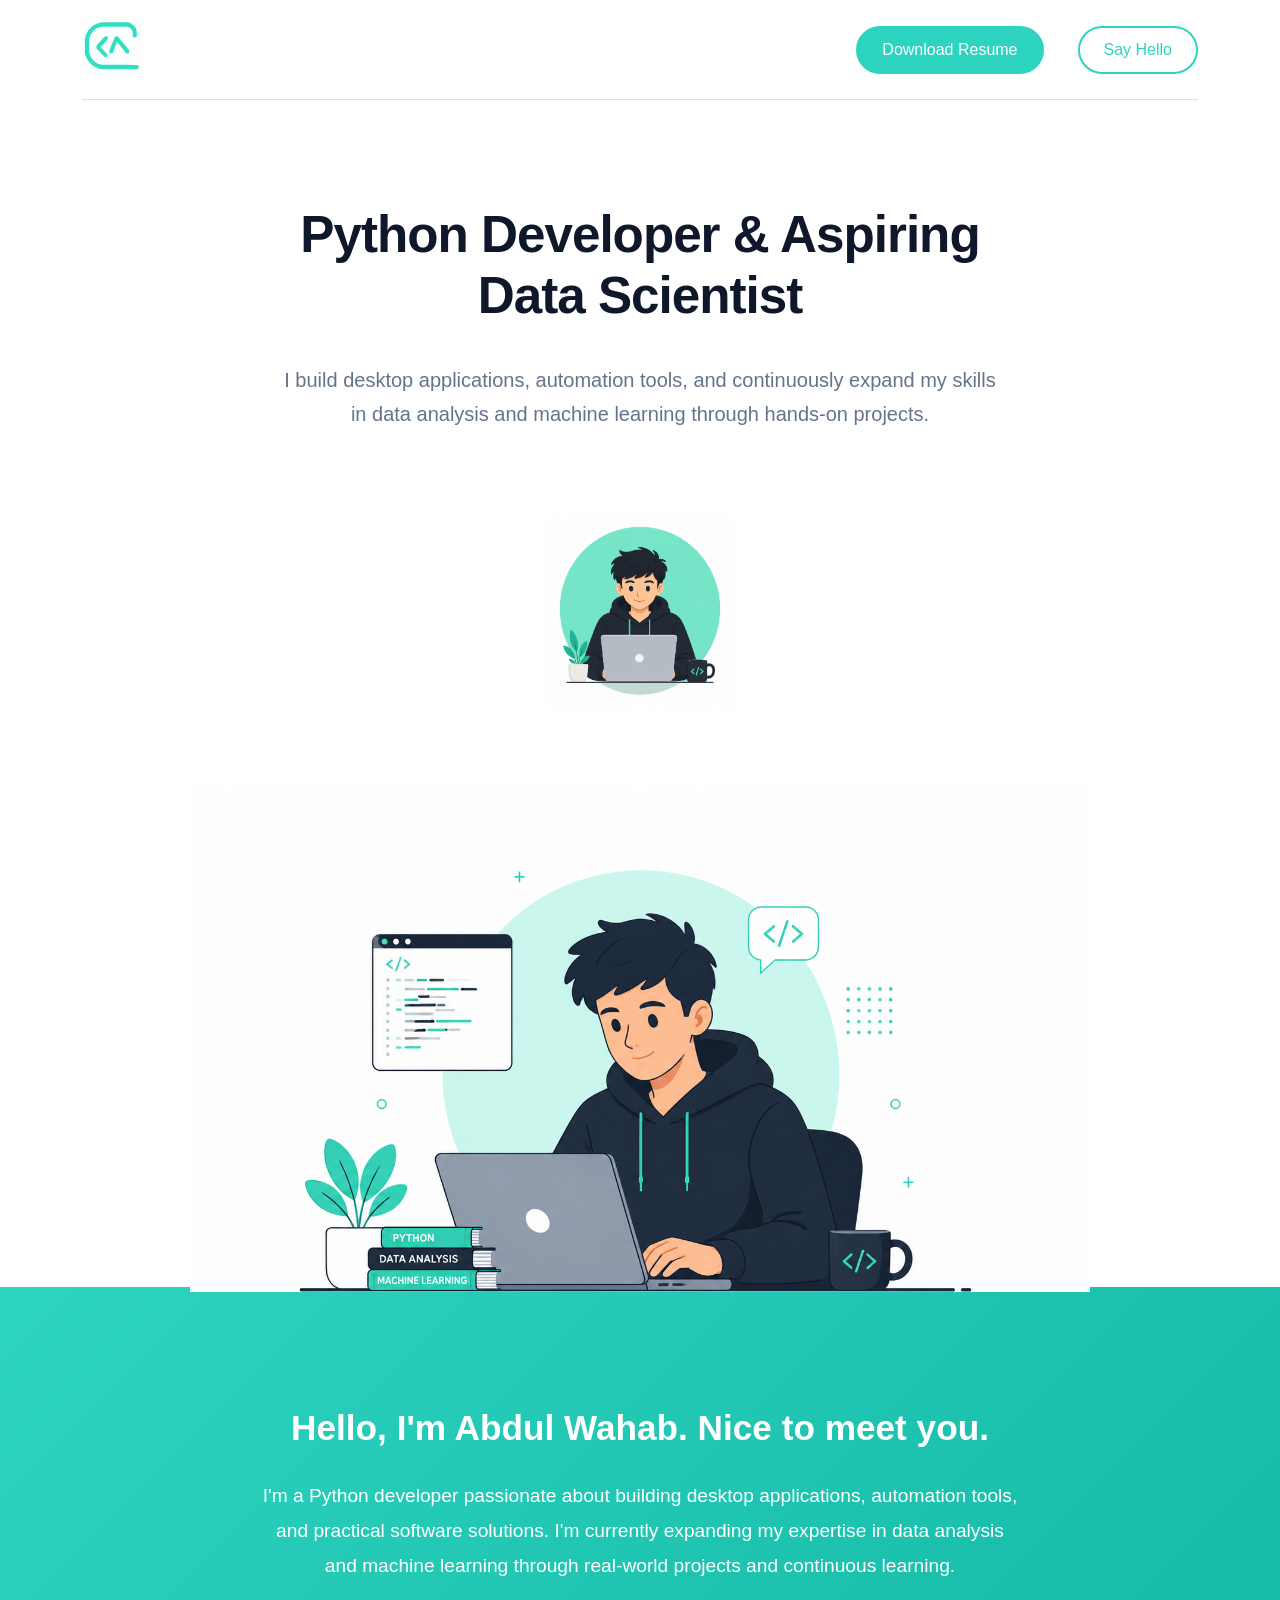
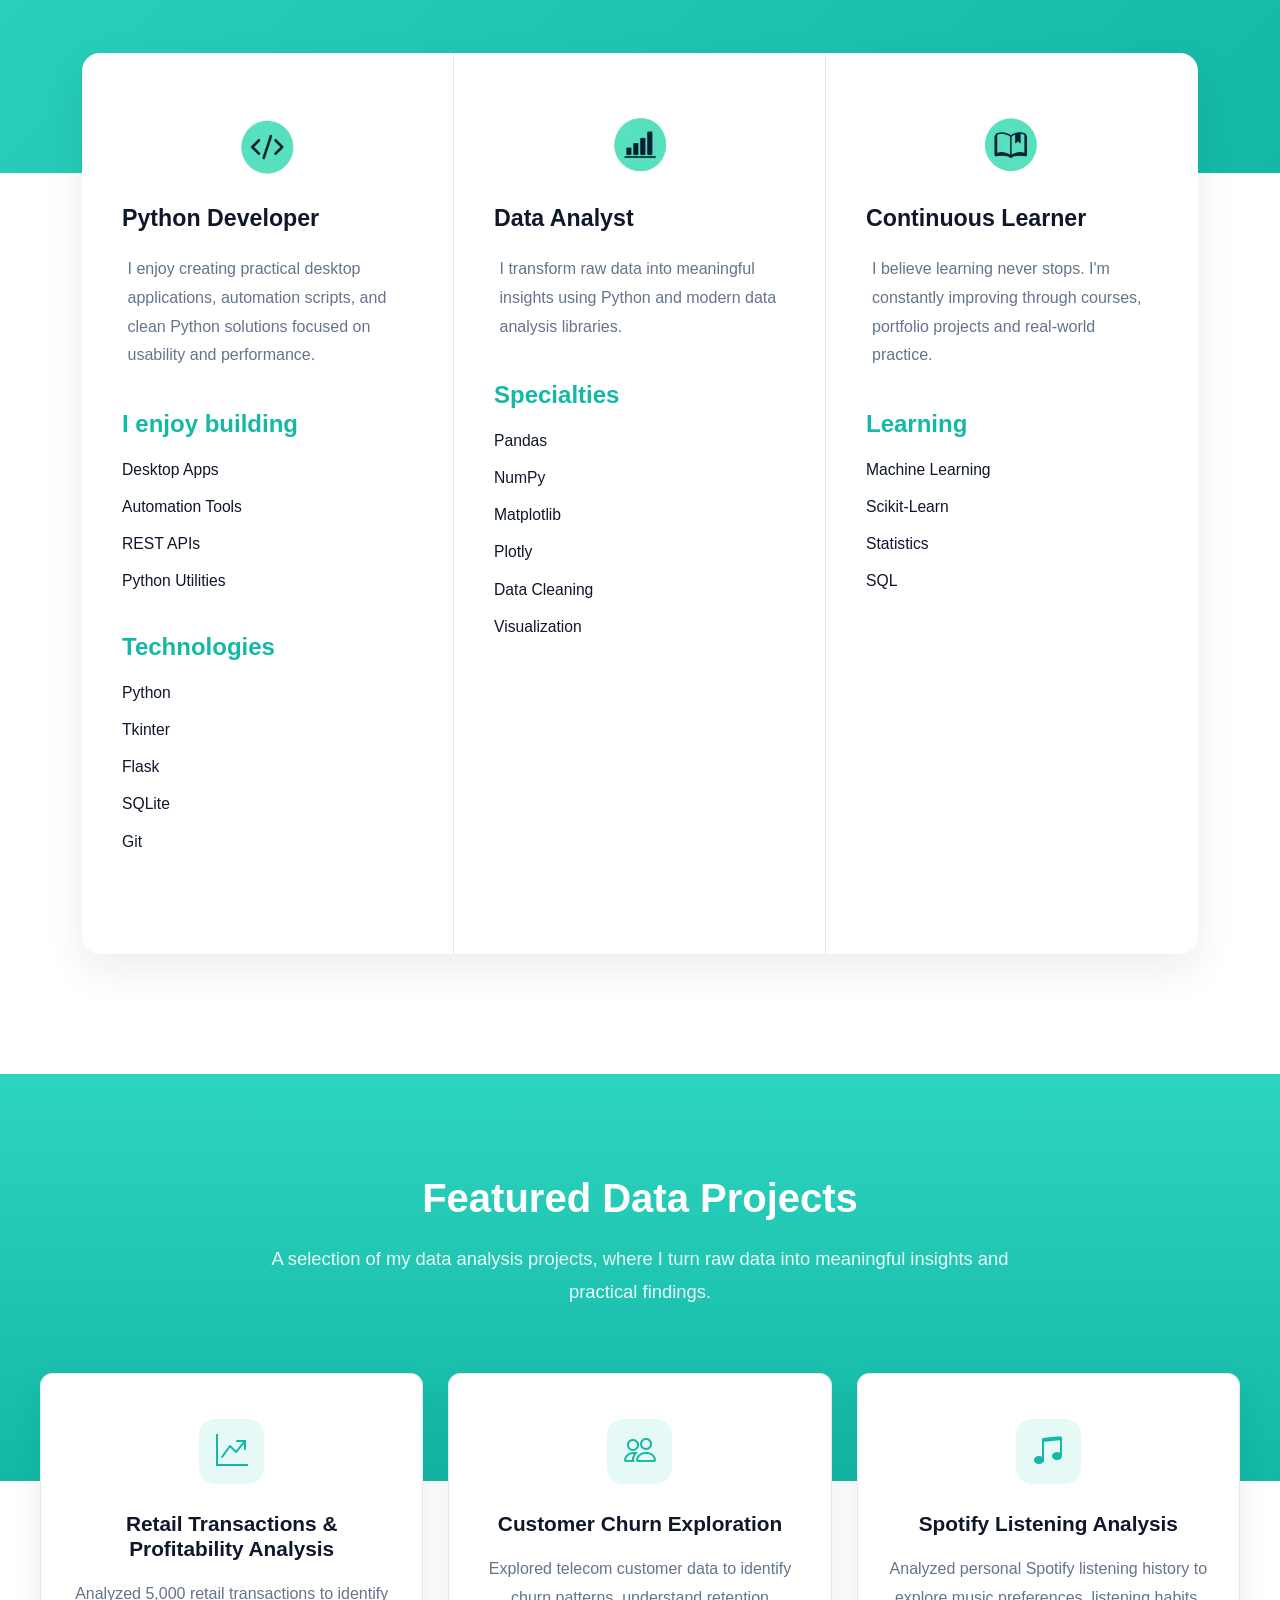
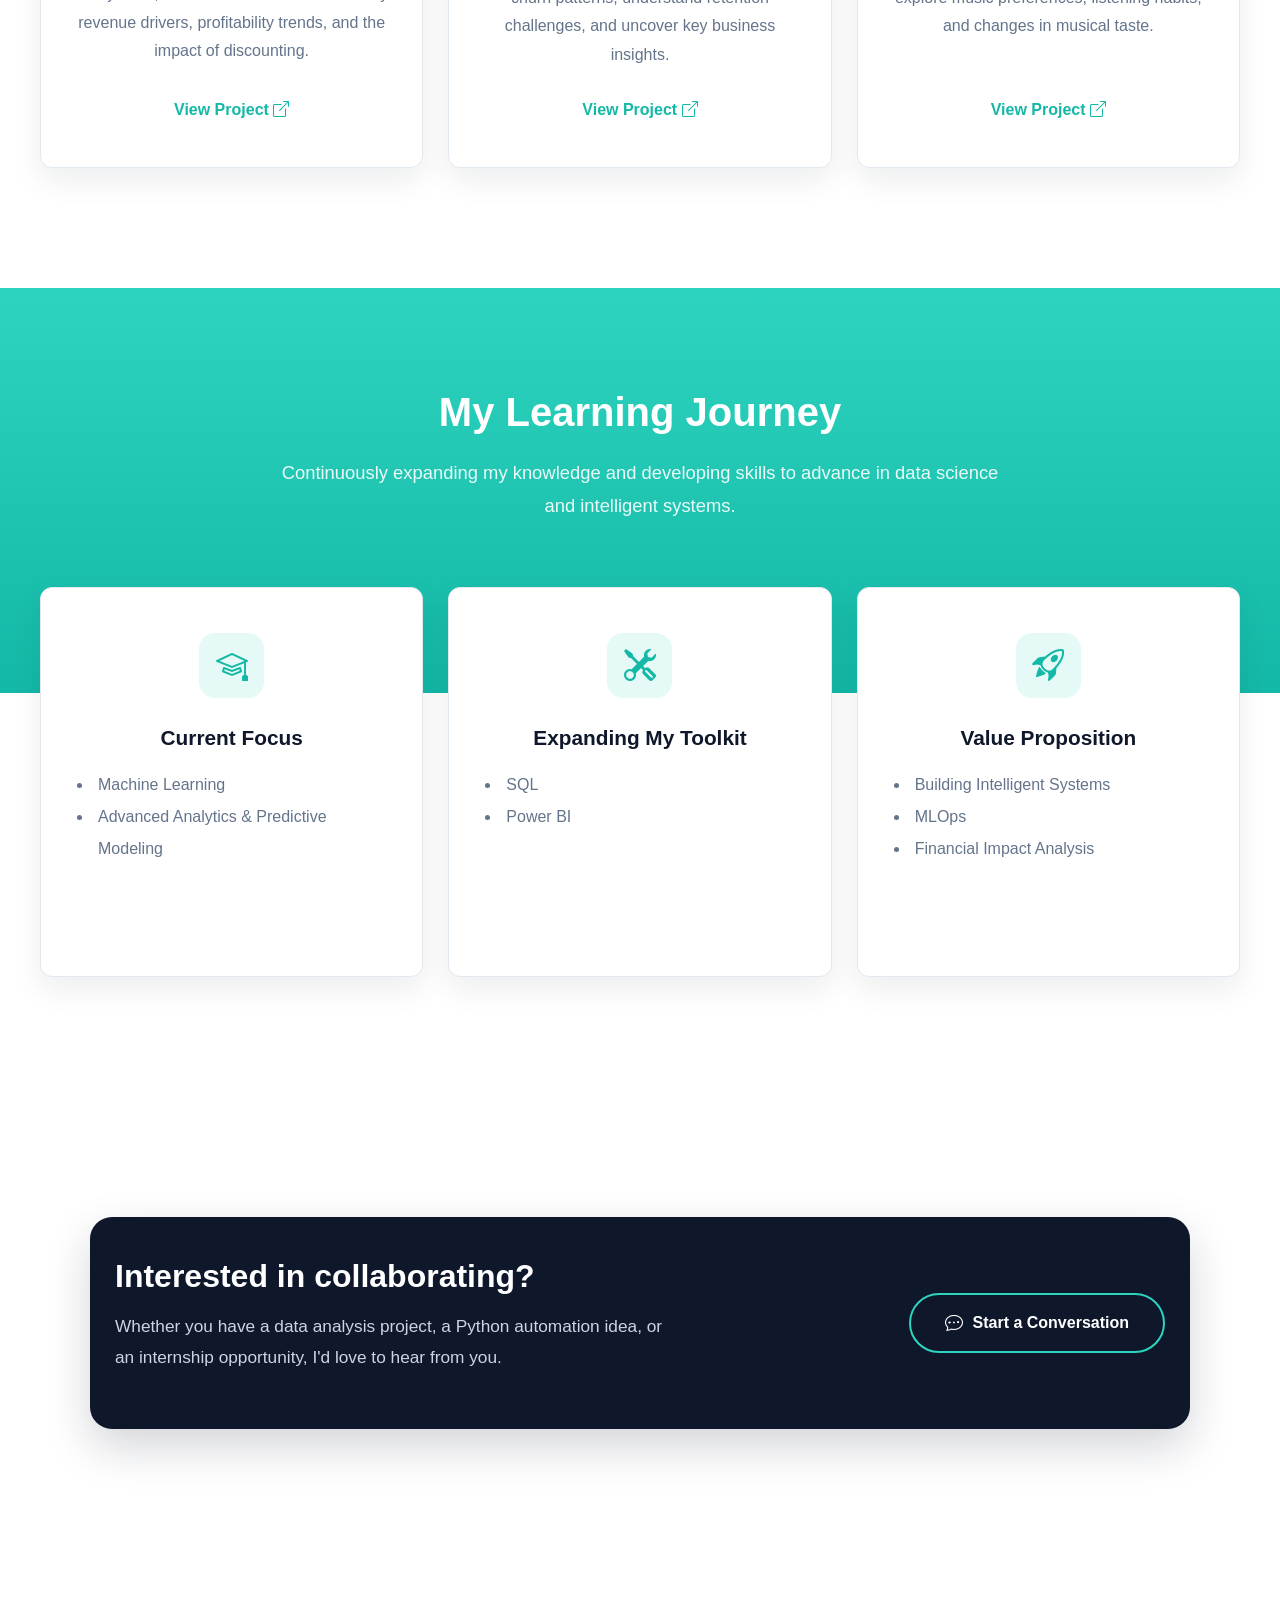
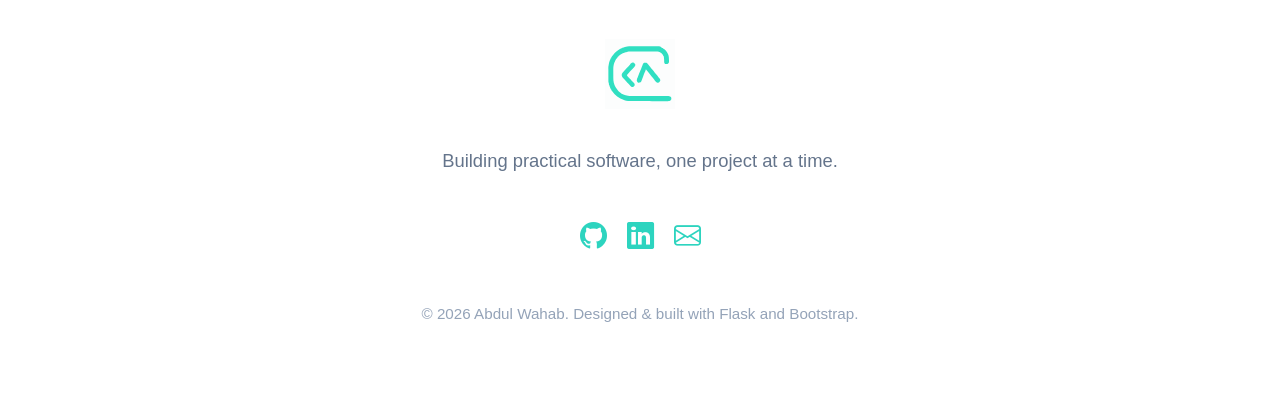
<file: index.html>
<!DOCTYPE html>
<html lang="en">
<head>
    <meta charset="UTF-8">
    <meta name="viewport" content="width=device-width, initial-scale=1.0">

    <title>Vertex Code | Abdul Wahab</title>

    <!-- Bootstrap CSS -->
    <link href="https://cdn.jsdelivr.net/npm/bootstrap@5.3.8/dist/css/bootstrap.min.css"
          rel="stylesheet">

    <!-- Bootstrap Icons -->
    <link rel="stylesheet"
          href="https://cdn.jsdelivr.net/npm/bootstrap-icons@1.13.1/font/bootstrap-icons.min.css">

    <!-- Favicon -->
    <link rel="icon" href="/static/assets/logo-withoutbg.png">

    <!-- Custom CSS -->
    <link rel="stylesheet" href="/static/css/style.css">
</head>

<body>

<div class="container-xl">
    <header class="d-flex flex-wrap align-items-center justify-content-center justify-content-md-between py-3 mb-4 border-bottom">
        <div class="col-md-3 mb-2 mb-md-0">
            <a href="/" class="d-inline-flex link-body-emphasis text-decoration-none">
                <img src="/static/assets/logo.svg"
                     alt="Vertex Code Logo"
                     height="60">
            </a>
        </div>

        <div class="col-md-3 text-end">
            <a href="/static/resume/resume.pdf"
               class="btn-primary-custom me-3"
               target="_blank"
               download>
                Download Resume
            </a>

            <a href="/contact/" class="btn-outline">Say Hello</a>
        </div>
    </header>
</div>

<section class="hero">
    <h1 class="hero-title">Python Developer &
Aspiring Data Scientist</h1>

    <p>I build desktop applications, automation tools, and continuously expand my skills in data analysis and machine learning through hands-on projects.</p>

    <img class="hero-avatar" src="/static/assets/avatar.png">
    <img class="hero-illustration" src="/static/assets/illustration.png">
</section>

<section class="about">
    <h2>Hello, I'm Abdul Wahab. Nice to meet you.</h2>

    <p>
        I'm a Python developer passionate about building desktop applications,
        automation tools, and practical software solutions. I'm currently
        expanding my expertise in data analysis and machine learning through
        real-world projects and continuous learning.
    </p>
</section>

<section class="skills">
    <div class="container-xl">
        <div class="skill-wrapper">

            <div class="skill">
                <img src="/static/assets/python.png" class="skill-icon">

                <h3 class="skill-title">Python Developer</h3>

                <p>
                    I enjoy creating practical desktop applications,
                    automation scripts, and clean Python solutions
                    focused on usability and performance.
                </p>

                <h4 class="section-title">I enjoy building</h4>

                <ul>
                    <li>Desktop Apps</li>
                    <li>Automation Tools</li>
                    <li>REST APIs</li>
                    <li>Python Utilities</li>
                </ul>

                <h4 class="section-title">Technologies</h4>

                <ul>
                    <li>Python</li>
                    <li>Tkinter</li>
                    <li>Flask</li>
                    <li>SQLite</li>
                    <li>Git</li>
                </ul>
            </div>

            <div class="skill">
                <img src="/static/assets/analysist.png" class="skill-icon">

                <h3 class="skill-title">Data Analyst</h3>

                <p>
                    I transform raw data into meaningful insights
                    using Python and modern data analysis libraries.
                </p>

                <h4 class="section-title">Specialties</h4>

                <ul>
                    <li>Pandas</li>
                    <li>NumPy</li>
                    <li>Matplotlib</li>
                    <li>Plotly</li>
                    <li>Data Cleaning</li>
                    <li>Visualization</li>
                </ul>
            </div>

            <div class="skill">
                <img src="/static/assets/learning.png" class="skill-icon">

                <h3>Continuous Learner</h3>

                <p>
                    I believe learning never stops.
                    I'm constantly improving through courses,
                    portfolio projects and real-world practice.
                </p>

                <h4 class="section-title">Learning</h4>

                <ul>
                    <li>Machine Learning</li>
                    <li>Scikit-Learn</li>
                    <li>Statistics</li>
                    <li>SQL</li>
                </ul>
            </div>

        </div>
    </div>
</section>

<section class="featured-projects" id="projects">

    <div class="projects-heading">
        <h2>Featured Data Projects</h2>

        <p>
            A selection of my data analysis projects, where I turn
            raw data into meaningful insights and practical findings.
        </p>
    </div>

    <div class="projects-container">

        <div class="project-card">
            <div class="project-icon">
                <i class="bi bi-graph-up-arrow"></i>
            </div>

            <h3>Retail Transactions &amp; Profitability Analysis</h3>

            <p>
                Analyzed 5,000 retail transactions to identify
                revenue drivers, profitability trends, and the
                impact of discounting.
            </p>

            <a href="https://github.com/AbdulWahabSidiqui/data-analysis-projects/tree/main/Retail%20Transactions" target="_blank">
                View Project <i class="bi bi-box-arrow-up-right"></i>
            </a>
        </div>

        <div class="project-card">
            <div class="project-icon">
                <i class="bi bi-people"></i>
            </div>

            <h3>Customer Churn Exploration</h3>

            <p>
                Explored telecom customer data to identify churn
                patterns, understand retention challenges, and
                uncover key business insights.
            </p>

            <a href="https://github.com/AbdulWahabSidiqui/data-analysis-projects/tree/main/Customer%20Churn%20Exploration" target="_blank">
                View Project <i class="bi bi-box-arrow-up-right"></i>
            </a>
        </div>

        <div class="project-card">
            <div class="project-icon">
                <i class="bi bi-music-note-beamed"></i>
            </div>

            <h3>Spotify Listening Analysis</h3>

            <p>
                Analyzed personal Spotify listening history to
                explore music preferences, listening habits,
                and changes in musical taste.
            </p>

            <a href="https://github.com/AbdulWahabSidiqui/data-analysis-projects/tree/main/Spotify%20Listening%20Analysis" target="_blank">
                View Project <i class="bi bi-box-arrow-up-right"></i>
            </a>
        </div>

    </div>
</section>

<section class="featured-projects" id="learning">

    <div class="projects-heading">
        <h2>My Learning Journey</h2>

        <p>
            Continuously expanding my knowledge and developing
            skills to advance in data science and intelligent systems.
        </p>
    </div>

    <div class="projects-container">

        <div class="project-card">
            <div class="project-icon">
                <i class="bi bi-mortarboard"></i>
            </div>

            <h3>Current Focus</h3>

            <ul>
                <li>Machine Learning</li>
                <li>Advanced Analytics & Predictive Modeling</li>
            </ul>
        </div>

        <div class="project-card">
            <div class="project-icon">
                <i class="bi bi-tools"></i>
            </div>

            <h3>Expanding My Toolkit</h3>

            <ul>
                <li>SQL</li>
                <li>Power BI</li>
            </ul>
        </div>

        <div class="project-card">
            <div class="project-icon">
                <i class="bi bi-rocket-takeoff"></i>
            </div>

            <h3>Value Proposition</h3>

            <ul>
                <li>Building Intelligent Systems</li>
                <li>MLOps</li>
                <li>Financial Impact Analysis</li>
            </ul>
        </div>

    </div>
</section>

<section class="cta-section">

    <div class="cta-card">

        <div class="cta-content">
            <h2>Interested in collaborating?</h2>

            <p>
                Whether you have a data analysis project, a Python automation idea,
                or an internship opportunity, I'd love to hear from you.
            </p>
        </div>

        <a href="/contact/" class="cta-btn">
            <i class="bi bi-chat-dots"></i>
            Start a Conversation
        </a>

    </div>
</section>

<div class="footer-space"></div>

<footer class="footer">

    <img src="/static/assets/logo.svg"
         alt="Vertex Code Logo"
         class="footer-logo">

    <p class="footer-tagline">
        Building practical software, one project at a time.
    </p>

    <div class="footer-social">

        <a href="https://github.com/AbdulWahabSidiqui">
            <i class="bi bi-github"></i>
        </a>

        <a href="https://www.linkedin.com/in/abdul-w-29793a451?utm_source=share_via&utm_content=profile&utm_medium=member_ios">
            <i class="bi bi-linkedin"></i>
        </a>

        <a href="/contact/">
            <i class="bi bi-envelope"></i>
        </a>

    </div>

    <p class="footer-copy">
        © 2026 Abdul Wahab. Designed &amp; built with Flask and Bootstrap.
    </p>

</footer>

<!-- Bootstrap JavaScript -->
<script src="https://cdn.jsdelivr.net/npm/bootstrap@5.3.8/dist/js/bootstrap.bundle.min.js"
        integrity="sha384-FKyoEForCGlyvwx9Hj09JcYn3nv7wiPVlz7YYwJrWVcXK/BmnVDxM+D2scQbITxI"
        crossorigin="anonymous"></script>

</body>
</html>
</file>
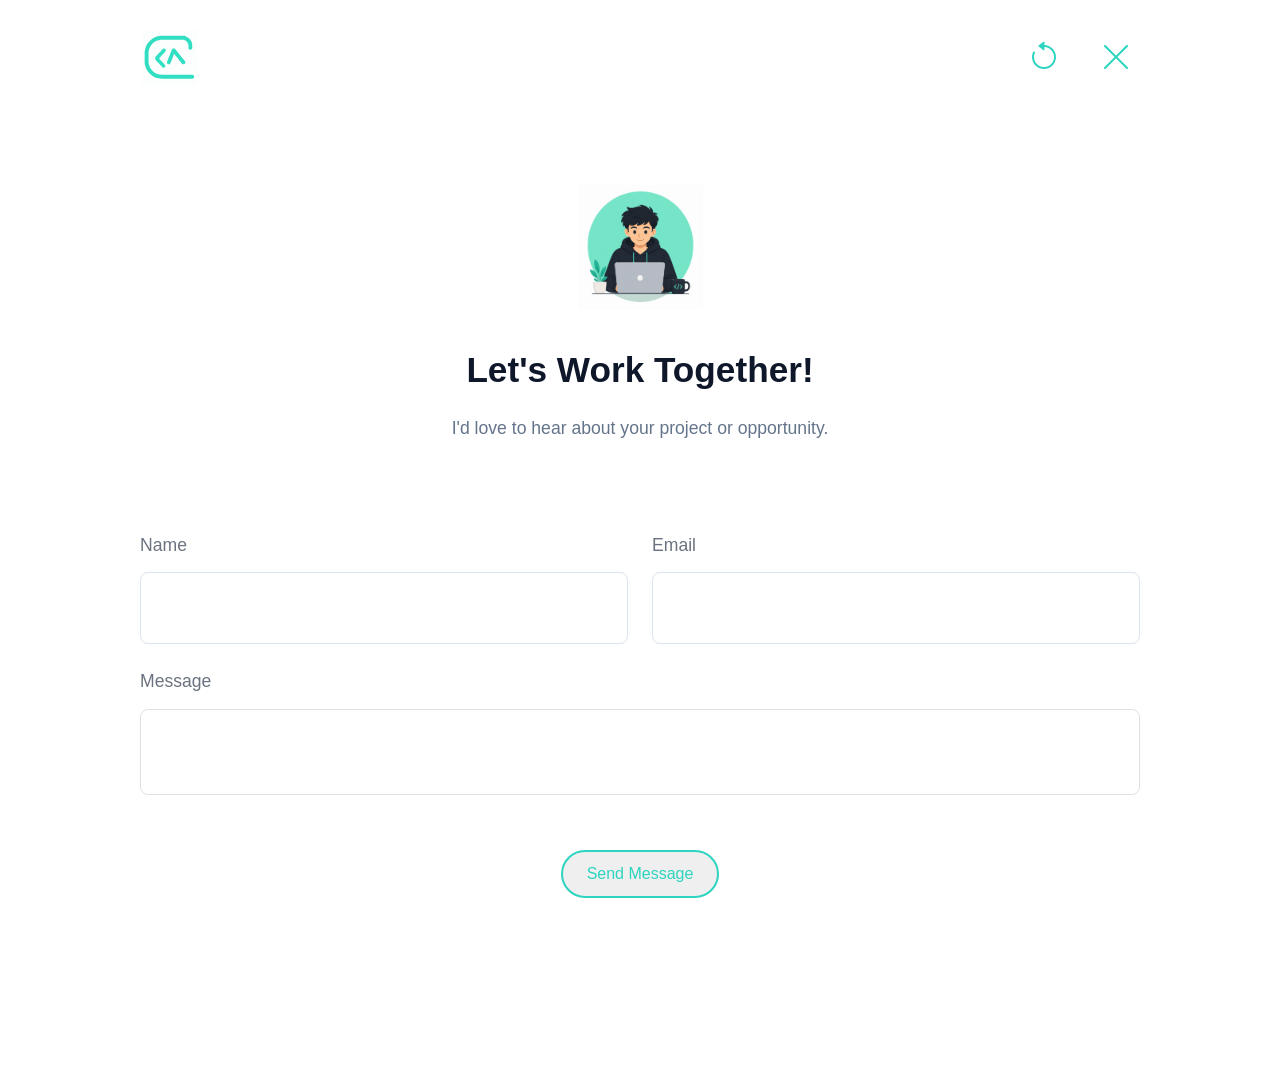
<file: contact/index.html>
<!DOCTYPE html>
<html lang="en">
<head>
    <meta charset="UTF-8">
    <meta name="viewport" content="width=device-width, initial-scale=1.0">

    <title>Contact | Vertex Code</title>

    <!-- Bootstrap CSS -->
    <link href="https://cdn.jsdelivr.net/npm/bootstrap@5.3.8/dist/css/bootstrap.min.css"
          rel="stylesheet">

    <!-- Bootstrap Icons -->
    <link rel="stylesheet"
          href="https://cdn.jsdelivr.net/npm/bootstrap-icons@1.13.1/font/bootstrap-icons.min.css">

    <!-- Favicon -->
    <link rel="icon" href="/static/assets/logo-withoutbg.png">

    <!-- Custom CSS -->
    <link rel="stylesheet" href="/static/css/style.css">
</head>

<body>

<div class="container-xl">

    <header class="contact-header">

        <a href="/">
            <img src="/static/assets/logo.svg"
                 alt="logo"
                 class="contact-logo">
        </a>

        <div class="contact-actions">

            <button type="reset"
                    form="contactForm"
                    class="icon-btn"
                    title="Clear Form">
                <i class="bi bi-arrow-counterclockwise"></i>
            </button>

            <a href="/"
               class="icon-btn"
               title="Close">
                <i class="bi bi-x-lg"></i>
            </a>

        </div>

    </header>

    <!-- Toast Notification -->
    <div id="toast" class="toast-popup" hidden>

        <button class="toast-close" type="button">&times;</button>

        <div class="toast-icon">
            ✓
        </div>

        <h3>Thank You!</h3>

        <p id="toast-message"></p>

    </div>

</div>

<section class="contact-hero">

    <img src="/static/assets/avatar.png"
         class="contact-avatar"
         alt="avatar">

    <h1 class="contact-title">
        Let's Work Together!
    </h1>

    <p class="contact-subtitle">
        I'd love to hear about your project or opportunity.
    </p>

</section>

<div class="contact-form-wrapper">

    <form method="POST"
          action="https://formspree.io/f/xoedypdb"
          class="contact-form"
          id="contactForm">

        <div class="row g-4">

            <div class="col-md-6">

                <label for="name" class="form-label">Name</label>

                <input type="text"
                       id="name"
                       name="name"
                       class="form-control contact-input"
                       required>

            </div>

            <div class="col-md-6">

                <label for="email" class="form-label">Email</label>

                <input type="email"
                       id="email"
                       name="email"
                       class="form-control contact-input"
                       required>

            </div>

            <div class="col-12">

                <label for="message" class="form-label">Message</label>

                <textarea id="message"
                          name="message"
                          class="form-control contact-message"
                          required></textarea>

            </div>

            <div class="col-12 contact-submit">

                <button type="submit" class="btn-outline">
                    Send Message
                </button>

            </div>

        </div>

    </form>

</div>

<script>

const form = document.getElementById("contactForm");
const toast = document.getElementById("toast");
const toastMessage = document.getElementById("toast-message");

function showToast(message) {

    toastMessage.textContent = message;
    toast.hidden = false;

    setTimeout(() => {
        toast.hidden = true;
    }, 4000);

}

document.querySelector(".toast-close").addEventListener("click", () => {
    toast.hidden = true;
});

form.addEventListener("submit", async (event) => {

    event.preventDefault();

    const submitButton = form.querySelector('button[type="submit"]');

    submitButton.disabled = true;
    submitButton.textContent = "Sending...";

    try {

        const response = await fetch(form.action, {
            method: "POST",
            body: new FormData(form),
            headers: {
                "Accept": "application/json"
            }
        });

        if (response.ok) {

            form.reset();

            showToast("Your message has been sent successfully.");

        } else {

            showToast("Sorry, your message could not be sent. Please try again.");

        }

    } catch (error) {

        showToast("Something went wrong. Please check your connection and try again.");

    } finally {

        submitButton.disabled = false;
        submitButton.textContent = "Send Message";

    }

});

</script>

<!-- Bootstrap JavaScript -->
<script src="https://cdn.jsdelivr.net/npm/bootstrap@5.3.8/dist/js/bootstrap.bundle.min.js"
        integrity="sha384-FKyoEForCGlyvwx9Hj09JcYn3nv7wiPVlz7YYwJrWVcXK/BmnVDxM+D2scQbITxI"
        crossorigin="anonymous"></script>

</body>
</html>
</file>
<file: static/css/style.css>
*{
    margin:0;
    padding:0;
    box-sizing:border-box;
}
header{
    padding: 2rem 0;
}
.navbar-brand img{
    height:58px;
}
:root {
    --primary: #2DD4BF;
    --primary-dark: #14B8A6;

    --text: #0F172A;
    --text-light: #64748B;

    --background: #FFFFFF;
}
body{
    font-family:Inter,sans-serif;
}

.text-end{
    display:flex;
    justify-content:flex-end;
    gap:18px;
}
.btn-outline,
.btn-primary-custom {
    display: inline-flex;
    align-items: center;
    justify-content: center;

    padding: 10px 24px;

    font-size: 1rem;
    font-weight: 500;

    border-radius: 999px;

    text-decoration: none;
    white-space: nowrap;   /* prevents text wrapping */

    transition: all .3s ease;
}
.btn-outline{
    color:var(--primary);
    border:2px solid var(--primary);
}

.btn-primary-custom{
    background:var(--primary);
    color:#fff;
    border:2px solid var(--primary);
}
.btn-outline:hover{
    background-color: var(--primary);
    color: var(--background);       /* White text */
    border-color: var(--primary);   /* Keep border mint */
}

.btn-primary-custom:hover{
    background:var(--primary-dark);
    border-color:var(--primary-dark);
    color:#fff;
}
.hero{
    display:flex;
    flex-direction:column;
    align-items:center;
    text-align:center;
    padding:80px 20px 0;
    margin-bottom:0;
}
.hero h1{
    max-width:760px;

    font-size:3.2rem;

    font-weight:800;

    line-height:1.2;

    color:var(--text);

    letter-spacing:-1px;
}
.hero p{

    max-width:720px;

    margin-top:28px;

    font-size:1.25rem;

    line-height:1.7;

    color:var(--text-light);
}
.hero-avatar{

    width:190px;

    margin-top:70px;
}
.hero-illustration{
    display:block;
    width:100%;
    max-width:900px;
    margin:80px auto 0;
    margin-bottom:-5px;
}
.about{
    background: linear-gradient(135deg,#2DD4BF,#14B8A6);

    color:white;

    text-align:center;

    padding:120px 20px 190px;
    margin-top:0;
    padding-top:120px;
}
@media(max-width:768px){

.about{
    padding:80px 25px 140px;
}

}

.about h2{
    font-size:2.2rem;
    font-weight:700;

    margin-bottom:30px;
}

.about p{
    max-width:760px;

    margin:auto;

    font-size:1.2rem;

    line-height:1.8;
}
.skills{

    margin-top:-120px;

    margin-bottom:120px;

    position:relative;

    z-index:10;
}
.skill-wrapper{
    max-width:1200px;
    margin:auto;

    display:grid;
    grid-template-columns:repeat(3,1fr);

    background:var(--background);

    border-radius:18px;
    overflow:hidden;

    box-shadow:0 15px 40px rgba(15,23,42,.08);
}
.skill h3{
    font-size:1.45rem;
    font-weight:700;

    color:var(--text);

    margin-bottom:22px;
}

.section-title{
    margin:45px 0 18px;
}
.skill p{
    max-width:280px;
    margin:0 auto;

    color:var(--text-light);

    line-height:1.8;
}
.section-title{

    color:var(--primary-dark);

    font-weight:700;

    margin:40px 0 15px;
}
.skill li{

    margin:12px 0;
    color:var(--text);

    font-size:.98rem;
    line-height:1.6;
}

.skill ul{
    list-style:none;

    padding:0;

    margin:18px auto 40px;
}
.skill{

    padding:60px 40px;

    min-height:720px;
    transition:transform .25s ease;
    border-right:1px solid #E2E8F0;
}
.skill:hover{
    transform:translateY(-8px);
}

.skill:last-child{
    border-right:none;
}
@media(max-width:768px){

.about{
    padding:80px 25px 140px;
}

}
.skill-icon{
    width:64px;
    transition:transform .25s ease;
    display:block;
    margin:0 auto 28px;
}
.skill:hover .skill-icon{
    transform:scale(1.08);
}
@media (max-width: 992px) {
    .skill-wrapper {
        grid-template-columns: 1fr;
    }

    .skill {
        border-right: none;
        border-bottom: 1px solid #E2E8F0;
    }

    .skill:last-child {
        border-bottom: none;
    }
}

@media (max-width: 768px) {
    .hero h1 {
        font-size: 2rem;
    }

    .hero p {
        font-size: 1rem;
        padding:0 15px;
    }

    .hero-avatar {
        width: 160px;
    }

    .about h2 {
        font-size: 2rem;
    }
}
.contact-page{

    max-width:1200px;

    margin:auto;

    padding:60px 40px 140px;

}

.contact-header{
    display:flex;
    justify-content:space-between;
    align-items:center;

    margin-bottom:70px;
    padding:30px clamp(25px,5vw,60px);}
.contact-logo{
    width:55px;
}
.contact-actions{
    display:flex;
    gap:28px;
    align-items:center;
}

.icon-btn{
    width:44px;
    height:44px;

    display:flex;
    justify-content:center;
    align-items:center;

    background:none;
    border:none;

    color:var(--primary);

    font-size:2rem;

    cursor:pointer;

    text-decoration:none;

    transition:.25s ease;
}

.icon-btn:hover{
    transform:rotate(-15deg) scale(1.08);
    color:var(--primary-dark);
}
.contact-hero{
    text-align:center;

    margin-bottom:90px;
}
.contact-avatar{
    width:125px;
    margin-bottom:40px;
}
.contact-title{
    font-size:2.2rem;
    font-weight:800;
    color:var(--text);

    line-height:1.15;

    margin-bottom:25px;
}

.contact-subtitle{
    font-size:1.1rem;
    color:var(--text-light);

    max-width:700px;
    margin:0 auto;
}
.contact-form-wrapper{
    max-width:1000px;
    margin:0 auto;
}

.form-label{

    color:#6B7280;

    font-size:1.1rem;

    margin-bottom:14px;

}
.form-control:focus{

    border-color:var(--primary);

    box-shadow:0 0 0 3px rgba(45,212,191,.15);

}

/* Inputs */

.contact-input{
    height:72px;
    width: 100%;
    border:1px solid #dbe3ee;

    border-radius:8px;

    padding:20px;

    font-size:1.1rem;

    transition:.25s;
}

.contact-input:focus{
    border-color:var(--primary);

    box-shadow:0 0 0 .2rem rgba(45,212,191,.18);
}

/* Textarea */

.contact-message{
    min-height:260px;
    width: 100%;
    padding:18px;

    border-radius:8px;

    resize:none;
}

.contact-message:focus{
    border-color:var(--primary);

    box-shadow:0 0 0 .2rem rgba(45,212,191,.18);
}

/* Button */

.contact-submit{
    display:flex;
    justify-content:center;

    margin:55px 0 180px;
}
.toast-popup{
    position: fixed;

    top: 50%;
    left: 50%;

    transform: translate(-50%, -50%);

    width: 90%;
    max-width: 360px;

    background: white;

    border-radius: 18px;

    padding: 30px;

    box-shadow: 0 20px 60px rgba(0,0,0,.15);

    z-index: 1000;

    text-align: center;

    animation: popup .35s ease;
}
.cta-section{
    margin:120px 20px 0;
    position:relative;
    z-index:20;
}

.cta-card{

    max-width:1100px;
    margin:auto;

    background:#0F172A;

    border-radius:22px;

    padding:40px 25px;

    display:flex;
    justify-content:space-between;
    align-items:center;

    gap:40px;

    box-shadow:0 18px 45px rgba(15,23,42,.18);

}

.cta-content h2{

    color:#fff;

    font-size:2rem;
    font-weight:700;

    margin-bottom:15px;

}

.cta-content p{

    color:#CBD5E1;

    max-width:560px;

    font-size:1.08rem;

    line-height:1.8;

}

.cta-btn{

    display:inline-flex;
    align-items:center;
    gap:10px;

    padding:15px 34px;

    border:2px solid var(--primary);

    border-radius:999px;

    color:#fff;

    text-decoration:none;

    font-weight:600;

    transition:.3s;

}

.cta-btn i{
    font-size:1.1rem;
}

.cta-btn:hover{

    background:var(--primary);

    color:#fff;

}
@media (max-width: 768px){

    .cta-card{

        flex-direction:column;

        text-align:center;

        padding:45px 30px;

    }

    .cta-content p{

        margin:0 auto;

    }

}
.footer-space{
    height:120px;
}

.footer{

    text-align:center;

    padding:90px 20px 60px;

    background:#ffffff;

}

.footer-logo{

    width:70px;

    margin-bottom:35px;

}

.footer-tagline{

    max-width:520px;

    margin:0 auto 40px;

    font-size:1.15rem;

    color:var(--text-light);

    line-height:1.8;

}

.footer-social{

    display:flex;

    justify-content:center;

    gap:20px;

    margin-bottom:45px;

}

.footer-social a{

    color:var(--primary);

    font-size:1.7rem;

    transition:.3s;

}

.footer-social a:hover{

    color:var(--primary-dark);

    transform:translateY(-4px);

}

.footer-copy{

    color:#94A3B8;

    font-size:.95rem;

}

.toast-icon{
    width:60px;
    height:60px;

    border-radius:50%;

    background:#2DD4BF;

    color:white;

    display:flex;
    justify-content:center;
    align-items:center;

    font-size:2rem;

    margin:0 auto 20px;
}

.toast-popup h3{
    text-align:center;

    margin-bottom:10px;

    color:#0F172A;
}

.toast-popup p{
    text-align:center;

    color:#64748B;

    margin:0;
}

.toast-close{
    position:absolute;

    top:15px;
    right:18px;

    border:none;

    background:none;

    font-size:1.5rem;

    cursor:pointer;

    color:#94A3B8;
}

.toast-close:hover{
    color:#14B8A6;
}

@keyframes popup{

    from{
        opacity:0;
        transform:translateY(-20px) scale(.9);
    }

    to{
        opacity:1;
        transform:translateY(0) scale(1);
    }
}
@media (max-width:768px){

.text-end{
    width:100%;
    margin-top:20px;

    justify-content:center;
    flex-wrap:wrap;
}

}

/* ==============================
   FEATURED PROJECTS
================================= */

.featured-projects {
    background: linear-gradient(
        to bottom,
        #2DD4BF 0%,
        #14B8A6 50%,
        #fff 50%,
        #fff 100%
    );
    padding: 100px 25px 120px;
    text-align: center;
}

.projects-heading {
    max-width: 750px;
    margin: 0 auto 65px;
}

.projects-heading h2 {
    font-size: 2.5rem;
    font-weight: 800;
    color: #fff;
    margin-bottom: 20px;
}

.projects-heading p {
    font-size: 1.15rem;
    line-height: 1.8;
    color: rgba(255, 255, 255, 0.9);
}

.projects-container {
    max-width: 1200px;
    margin: auto;

    display: grid;
    grid-template-columns: repeat(3, 1fr);
    gap: 25px;
}

.project-card {
    background: #fff;
    padding: 45px 30px;

    border-radius: 12px;
    border: 1px solid #E2E8F0;

    display: flex;
    flex-direction: column;
    align-items: center;

    min-height: 390px;

    box-shadow: 0 12px 30px rgba(15, 23, 42, 0.08);

    transition: transform .3s ease, box-shadow .3s ease;
}

.project-card:hover {
    transform: translateY(-8px);
    box-shadow: 0 20px 40px rgba(15, 23, 42, 0.14);
}

.project-icon {
    width: 65px;
    height: 65px;

    display: flex;
    align-items: center;
    justify-content: center;

    background: rgba(45, 212, 191, 0.12);
    color: var(--primary-dark);

    border-radius: 16px;

    font-size: 2rem;
    margin-bottom: 28px;
}

.project-card h3 {
    font-size: 1.3rem;
    font-weight: 750;
    color: var(--text);

    margin-bottom: 18px;
}

.project-card p {
    color: var(--text-light);
    font-size: 1rem;
    line-height: 1.8;

    margin-bottom: 28px;
}

.project-card a {
    margin-top: auto;

    color: var(--primary-dark);
    font-weight: 700;

    text-decoration: none;
    transition: color .25s ease;
}

.project-card a:hover {
    color: var(--text);
}

/* Responsive layout */

@media (max-width: 992px) {
    .projects-container {
        grid-template-columns: repeat(2, 1fr);
    }
}

@media (max-width: 600px) {
    .featured-projects {
        padding: 75px 20px;
    }

    .projects-heading h2 {
        font-size: 2rem;
    }

    .projects-container {
        grid-template-columns: 1fr;
    }

    .project-card {
        min-height: 350px;
    }
}
/* ==============================
   LEARNING JOURNEY
================================= */

.project-card ul {
    text-align: left;
    color: var(--text-light);
    font-size: 1rem;
    line-height: 2;
    padding-left: 22px;
    margin: 0;
    width: 100%;
}

.project-card li {
    padding-left: 5px;
}
</file>
